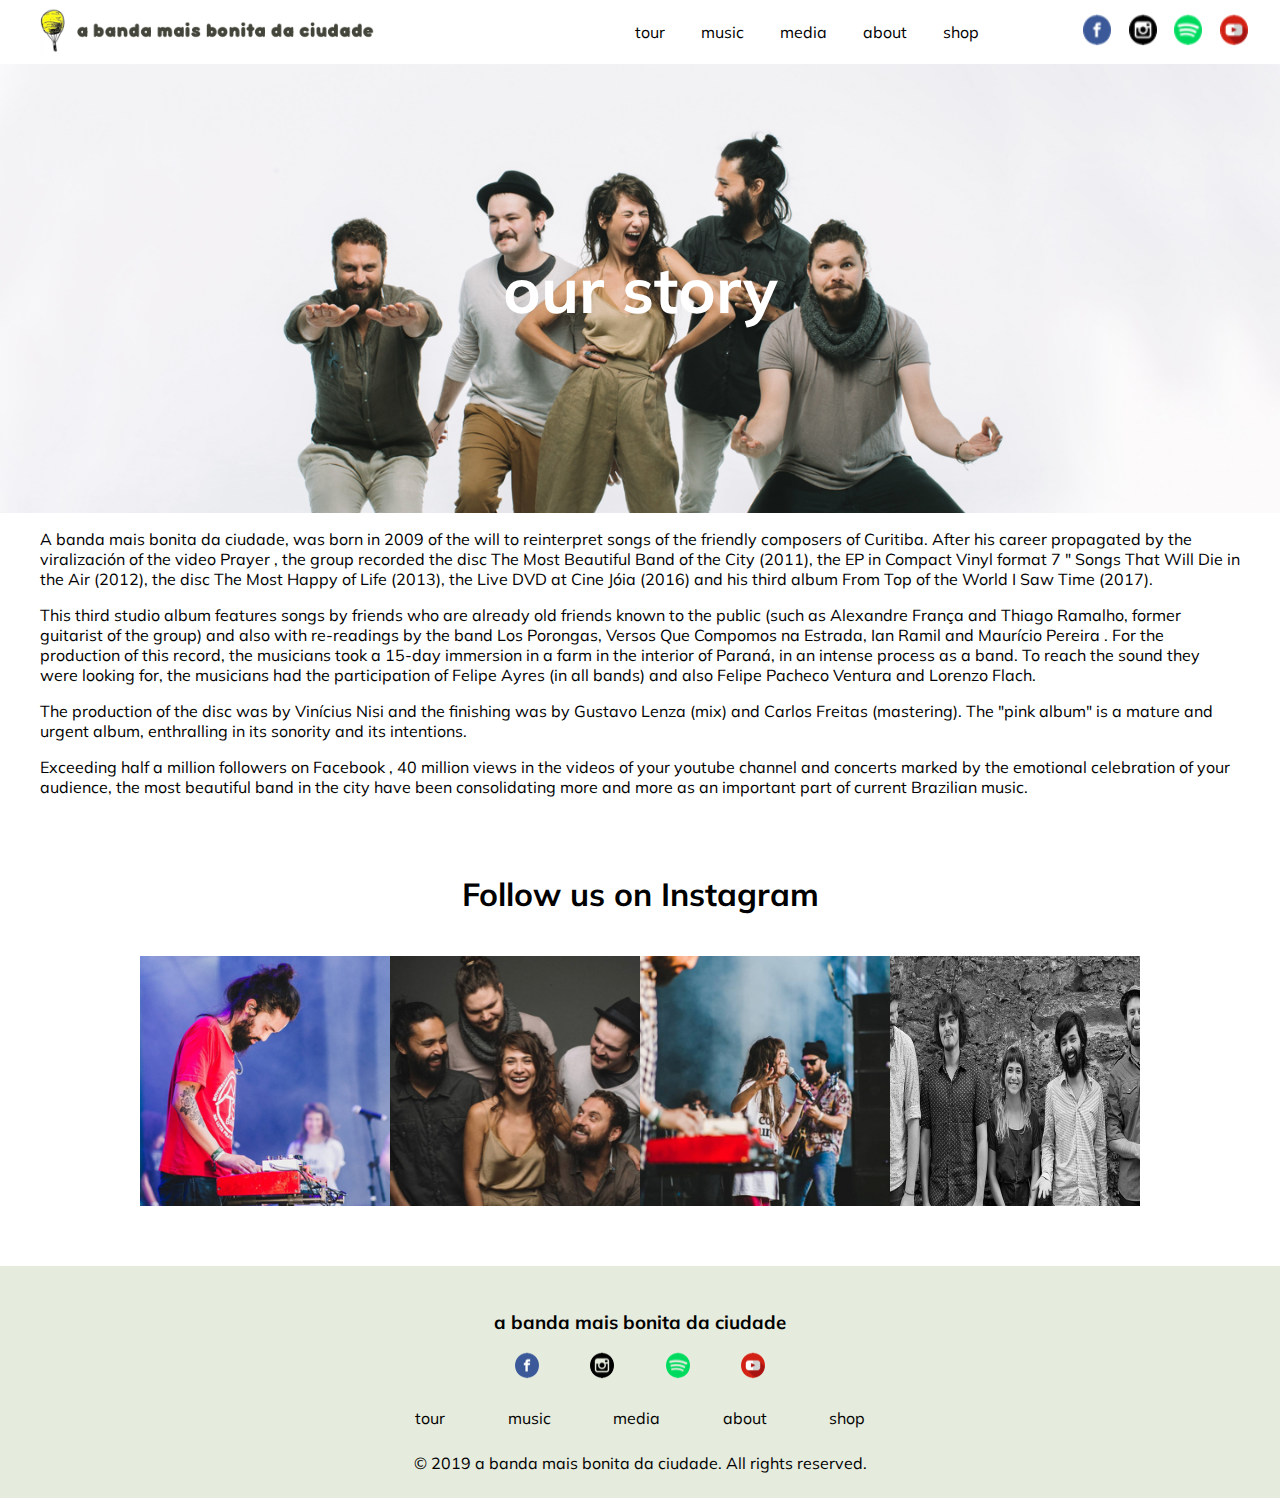
<file: about.html>
<!DOCTYPE html>
<html lang="en">
  <head>
    <meta charset="UTF-8" />
    <link rel="stylesheet" href="css/styles.css" />
    <link rel="stylesheet" href="css/about.css" />
    <meta name="viewport" content="width=device-width, initial-scale=1.0" />
    <meta http-equiv="X-UA-Compatible" content="ie=edge" />
    <title>about</title>
  </head>
  <body>
    <div class="navigation-container">
      <div class="navigation">
        <a href="index.html">
          <img
            class="logo"
            src="images/logo.png"
            alt="logo-banda-mais-bonita-da-ciudade"
          />
        </a>
        <div class="link-container">
          <div class="nav-links">
            <a href="tour.html">tour</a> <a href="music.html">music</a>
            <a href="media.html">media</a> <a href="about.html">about</a>
            <a href="shop.html">shop</a>
          </div>
          <div class="social-links">
            <a href="facebook.png">
              <img src="images/facebook.png" alt="facebook" />
            </a>
            <a href="instagram.png">
              <img src="images/instagram.png" alt="instagram" />
            </a>
            <a href="spotify.png">
              <img src="images/spotify.png" alt="spotify" />
            </a>
            <a href="youtube.png">
              <img src="images/youtube.png" alt="youtube" />
            </a>
          </div>
        </div>
      </div>
    </div>
    <div class="content-container">
      <div class="hero-container"><h1>our story</h1></div>
      <div class="text-container">
        <p>
          A banda mais bonita da ciudade, was born in 2009 of the will to
          reinterpret songs of the friendly composers of Curitiba. After his
          career propagated by the viralización of the video Prayer , the group
          recorded the disc The Most Beautiful Band of the City (2011), the EP
          in Compact Vinyl format 7 " Songs That Will Die in the Air (2012), the
          disc The Most Happy of Life (2013), the Live DVD at Cine Jóia (2016)
          and his third album From Top of the World I Saw Time (2017).
        </p>
        <p>
          This third studio album features songs by friends who are already old
          friends known to the public (such as Alexandre França and Thiago
          Ramalho, former guitarist of the group) and also with re-readings by
          the band Los Porongas, Versos Que Compomos na Estrada, Ian Ramil and
          Maurício Pereira . For the production of this record, the musicians
          took a 15-day immersion in a farm in the interior of Paraná, in an
          intense process as a band. To reach the sound they were looking for,
          the musicians had the participation of Felipe Ayres (in all bands) and
          also Felipe Pacheco Ventura and Lorenzo Flach.
        </p>
        <p>
          The production of the disc was by Vinícius Nisi and the finishing was
          by Gustavo Lenza (mix) and Carlos Freitas (mastering). The "pink
          album" is a mature and urgent album, enthralling in its sonority and
          its intentions.
        </p>
        <p>
          Exceeding half a million followers on Facebook , 40 million views in
          the videos of your youtube channel and concerts marked by the
          emotional celebration of your audience, the most beautiful band in the
          city have been consolidating more and more as an important part of
          current Brazilian music.
        </p>
      </div>
      <div class="gallery-container">
        <h1>Follow us on Instagram</h1>
        <div class="image-container">
          <img src="images/about-1.png" alt="" />
          <img src="images/about-2.png" alt="" />
          <img src="images/about-3.png" alt="" />
          <img src="images/about-4.png" alt="" />
        </div>
      </div>
    </div>
    <footer>
      <div class="footer-content">
        <h3>a banda mais bonita da ciudade</h3>
        <div class="social-links-container">
          <a href="facebook.png">
            <img src="images/facebook.png" alt="facebook" />
          </a>
          <a href="instagram.png">
            <img src="images/instagram.png" alt="instagram" />
          </a>
          <a href="spotify.png">
            <img src="images/spotify.png" alt="spotify" />
          </a>
          <a href="youtube.png">
            <img src="images/youtube.png" alt="youtube" />
          </a>
        </div>
        <div class="links-container">
          <a href="tour.html">tour</a> <a href="music.html">music</a>
          <a href="media.html">media</a> <a href="about.html">about</a>
          <a href="shop.html">shop</a>
        </div>
        <span>© 2019 a banda mais bonita da ciudade. All rights reserved.</span>
      </div>
    </footer>
  </body>
</html>
</file>
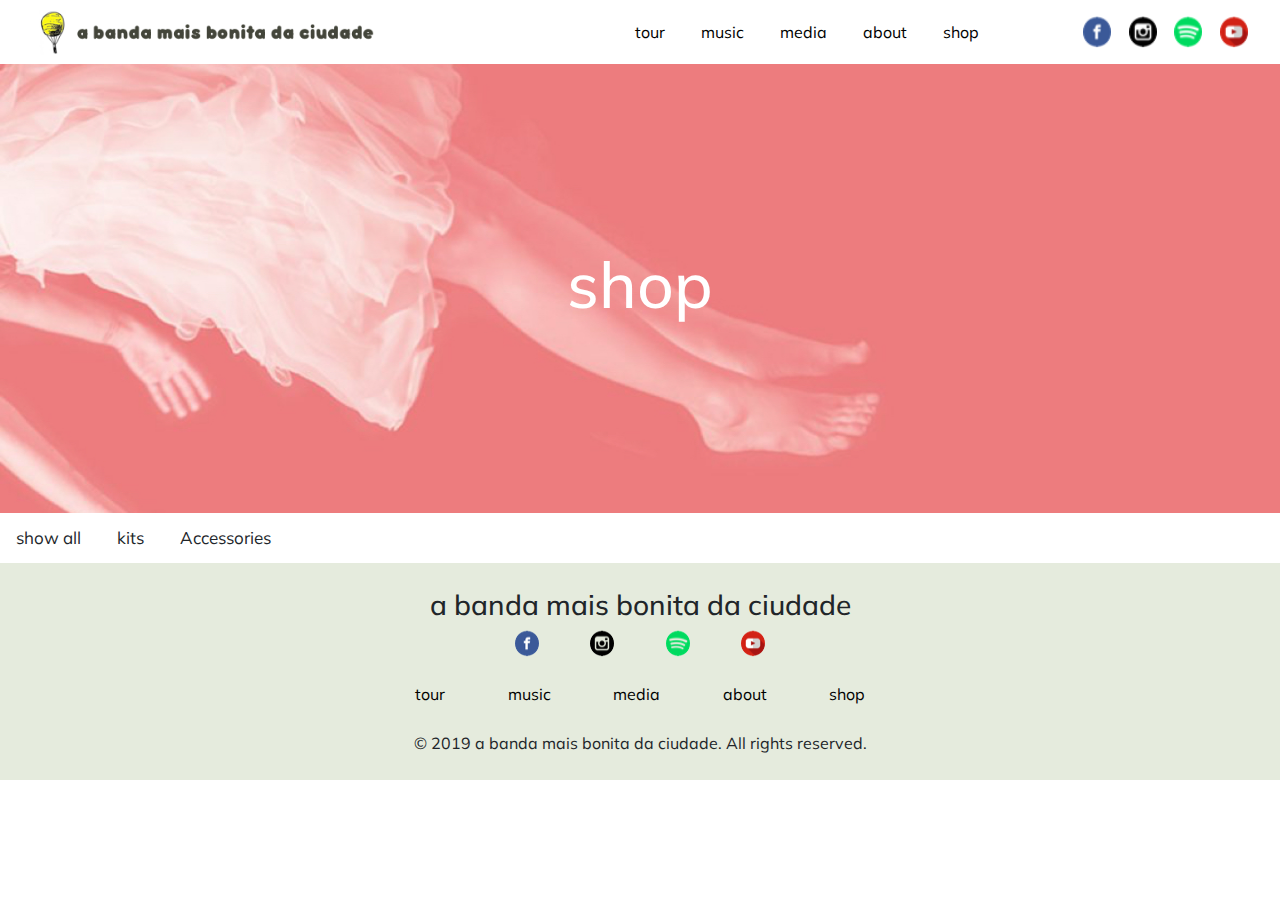
<file: shop.html>
<!DOCTYPE html>
<html lang="en">
  <head>
    <meta charset="UTF-8" />
    <link
      rel="stylesheet"
      href="https://stackpath.bootstrapcdn.com/bootstrap/4.3.1/css/bootstrap.min.css"
      integrity="sha384-ggOyR0iXCbMQv3Xipma34MD+dH/1fQ784/j6cY/iJTQUOhcWr7x9JvoRxT2MZw1T"
      crossorigin="anonymous"
    />
    <link rel="stylesheet" href="css/styles.css" />
    <link rel="stylesheet" href="css/shop.css" />
    <meta name="viewport" content="width=device-width, initial-scale=1.0" />
    <meta http-equiv="X-UA-Compatible" content="ie=edge" />
    <title>shop</title>
  </head>
  <body>
    <div class="navigation-container">
      <div class="navigation">
        <a href="index.html">
          <img
            class="logo"
            src="images/logo.png"
            alt="logo-banda-mais-bonita-da-ciudade"
          />
        </a>
        <div class="link-container">
          <div class="nav-links">
            <a href="tour.html">tour</a> <a href="music.html">music</a>
            <a href="media.html">media</a> <a href="about.html">about</a>
            <a href="shop.html">shop</a>
          </div>
          <div class="social-links">
            <a href="facebook.png">
              <img src="images/facebook.png" alt="facebook" />
            </a>
            <a href="instagram.png">
              <img src="images/instagram.png" alt="instagram" />
            </a>
            <a href="spotify.png">
              <img src="images/spotify.png" alt="spotify" />
            </a>
            <a href="youtube.png">
              <img src="images/youtube.png" alt="youtube" />
            </a>
          </div>
        </div>
      </div>
    </div>
    <div class="content-container">
      <div class="hero-container"><h1>shop</h1></div>
      <div class="text-container"></div>
    </div>
  </body>
  <div id="myBtnContainer" class="buttons">
    <button class="btn filteractive" onclick="filterSelection('all')">
      show all
    </button>
    <button class="btn" onclick="filterSelection('Bottomwear')">kits</button>
    <button class="btn" onclick="filterSelection('Accessories')">
      Accessories
    </button>
  </div>
  <footer>
    <div class="footer-content">
      <h3>a banda mais bonita da ciudade</h3>
      <div class="social-links-container">
        <a href="facebook.png">
          <img src="images/facebook.png" alt="facebook" />
        </a>
        <a href="instagram.png">
          <img src="images/instagram.png" alt="instagram" />
        </a>
        <a href="spotify.png">
          <img src="images/spotify.png" alt="spotify" />
        </a>
        <a href="youtube.png">
          <img src="images/youtube.png" alt="youtube" />
        </a>
      </div>
      <div class="links-container">
        <a href="tour.html">tour</a> <a href="music.html">music</a>
        <a href="media.html">media</a> <a href="about.html">about</a>
        <a href="shop.html">shop</a>
      </div>
      <span>© 2019 a banda mais bonita da ciudade. All rights reserved.</span>
    </div>
  </footer>
</html>
</file>
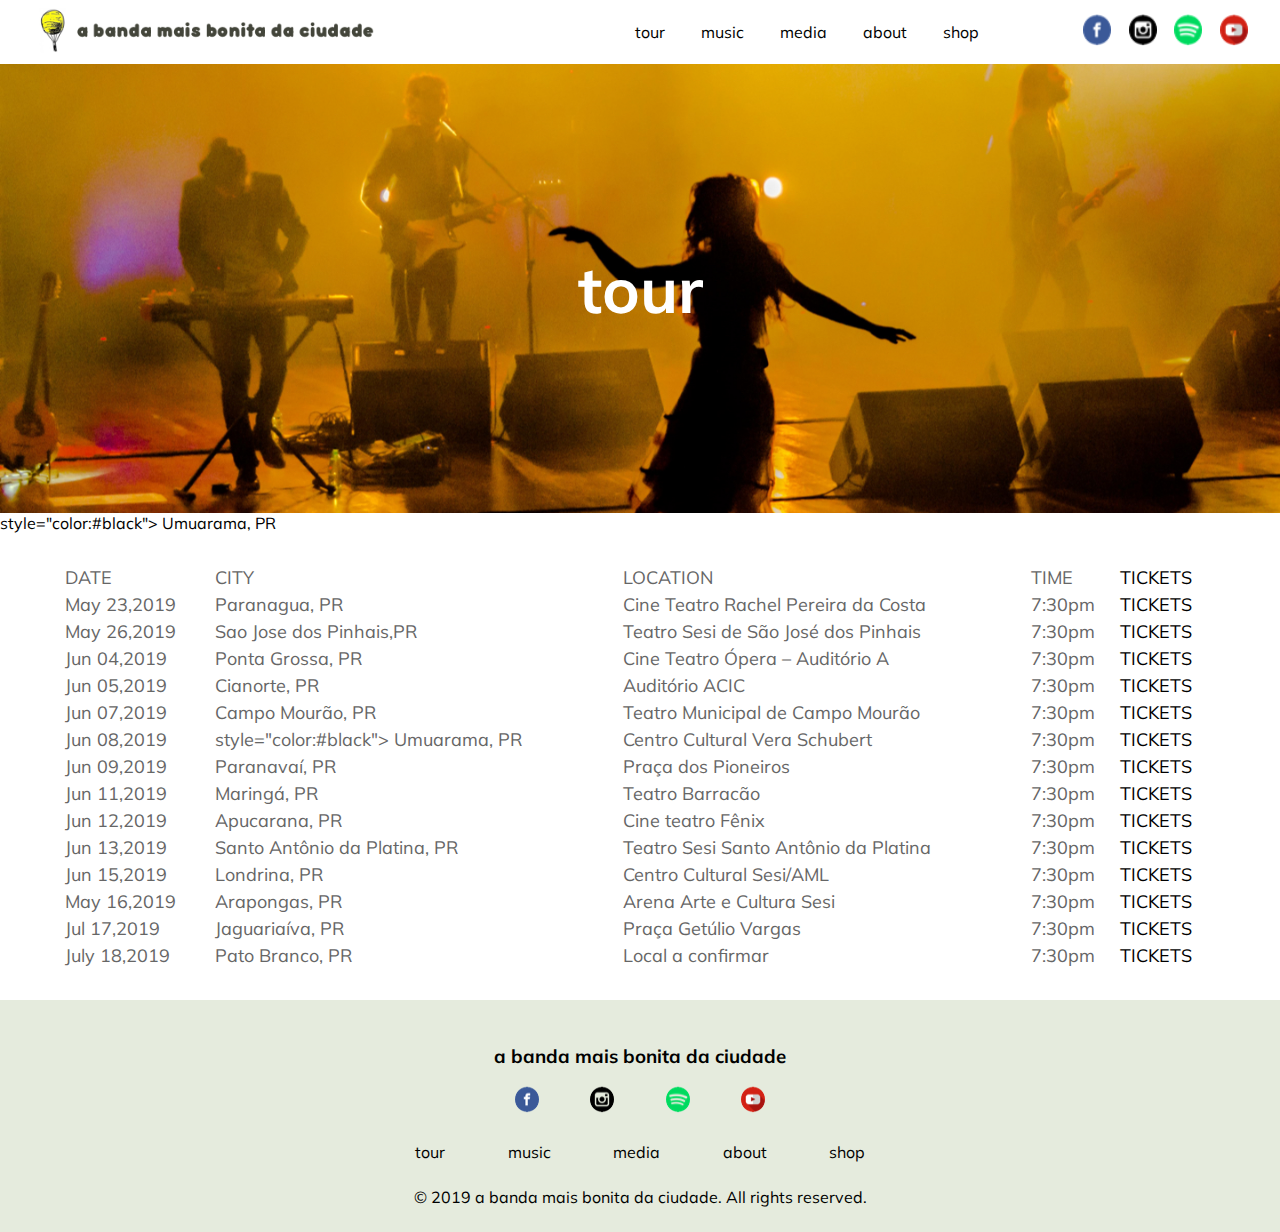
<file: tour.html>
<!DOCTYPE html>
<html lang="en">
  <head>
    <meta charset="UTF-8" />
    <link rel="stylesheet" href="css/styles.css" />
    <link rel="stylesheet" href="css/tour.css" />
    <meta name="viewport" content="width=device-width, initial-scale=1.0" />
    <meta http-equiv="X-UA-Compatible" content="ie=edge" />
    <title>tour</title>
  </head>
  <style>
  body {
    background-color: white;
  }
  table {
    font-family: arial, helvetica, sans-serif;
    width: 100%;
    color: #666666;
    font-size: 18px;
    margin: auto;
    width: 95%;
    padding: 30px;
  }
</style>
  <body>
    <div class="navigation-container">
      <div class="navigation">
        <a href="index.html">
          <img
            class="logo"
            src="images/logo.png"
            alt="logo-banda-mais-bonita-da-ciudade"
          />
        </a>
        <div class="link-container">
          <div class="nav-links">
            <a href="tour.html">tour</a> <a href="music.html">music</a>
            <a href="media.html">media</a> <a href="about.html">about</a>
            <a href="shop.html">shop</a>
          </div>
          <div class="social-links">
            <a href="facebook.png">
              <img src="images/facebook.png" alt="facebook" />
            </a>
            <a href="instagram.png">
              <img src="images/instagram.png" alt="instagram" />
            </a>
            <a href="spotify.png">
              <img src="images/spotify.png" alt="spotify" />
            </a>
            <a href="youtube.png">
              <img src="images/youtube.png" alt="youtube" />
            </a>
          </div>
        </div>
      </div>
    </div>
    <div class="content-container">
      <div class="hero-container"><h1>tour</h1></div>
      <div class="text-container">
      </div>
      <!--Tour Dates-->


  <table>
    <tr>
      <td>DATE</td>
      <td>CITY</td>
      <td>LOCATION</td>
      <td> TIME</td>
      </td>
      <td><a href="http://bandamaisbonita.com.br/event/paranaguapr/" target="_blank">TICKETS</td>
    </tr>
    <tr>
      <td>May 23,2019</td>
      <td style="color:#black">Paranagua, PR</td>
      <td>Cine Teatro Rachel Pereira da Costa</td>
      <td> 7:30pm</td>
      </td>
      <td><a href="http://bandamaisbonita.com.br/event/paranaguapr/" target="_blank">TICKETS</td>
    </tr>
    <tr>
      <td>May 26,2019</td>
      <td style="color:#black">Sao Jose dos Pinhais,PR</td>
      <td>Teatro Sesi de São José dos Pinhais</td>
      <td>7:30pm</td>
      <td><a href="http://bandamaisbonita.com.br/event/sao-jose-dos-pinhaispr/" target="_blank">TICKETS</td>
    </tr>
    <tr>
      <td>Jun 04,2019</td>
      <td style="color:#black">Ponta Grossa, PR</td>
      <td>Cine Teatro Ópera – Auditório A</td>
      <td> 7:30pm</td>
      <td><a href="http://bandamaisbonita.com.br/event/ponta-grossapr-2/" target="_blank">TICKETS</td>
    </tr>
    <tr>
      <td>Jun 05,2019</td>
      <td style="color:#black">Cianorte, PR</td>
      <td>Auditório ACIC </td>
      <td>  7:30pm</td>
      <td><a href="http://bandamaisbonita.com.br/event/cianortepr/" target="_blank">TICKETS</td>
    </tr>
    <tr>
      <td>Jun 07,2019</td>
      <td style="color:#black">Campo Mourão, PR</td>
      <td>Teatro Municipal de Campo Mourão</td>
      <td> 7:30pm</td>
      <td><a href="http://bandamaisbonita.com.br/event/campo-mouraopr/" target="_blank">TICKETS</td>
    </tr>
    <tr>
      <td>Jun 08,2019</td>
      <td> style="color:#black"> Umuarama, PR</td>

      </td>
      </td> style="color:#black"> Umuarama, PR</td>
      <td>Centro Cultural Vera Schubert</td>

      <td> 7:30pm</td>
      <td><a href="http://bandamaisbonita.com.br/event/umuaramapr/" target="_blank">TICKETS</td>
    </tr>
    <tr>
      <td>Jun 09,2019</td>
      <td style="color:#black"> Paranavaí, PR</td>
      <td>Praça dos Pioneiros</td>

      <td> 7:30pm</td>
      <td><a href="http://bandamaisbonita.com.br/event/paranavaipr/" target="_blank">TICKETS</td>
    </tr>
    <tr>
      <td>Jun 11,2019</td>
      <td style="color:#black">Maringá, PR</td>
      <td>Teatro Barracão</td>

      <td>7:30pm</td>
      <td><a href="http://bandamaisbonita.com.br/event/maringapr-2/" target="_blank">TICKETS</td>
    </tr>
    <tr>
      <td>Jun 12,2019</td>
      <td style="color:#black"> Apucarana, PR</td>
      <td>Cine teatro Fênix</td>

      <td> 7:30pm</td>
      <td><a href="http://bandamaisbonita.com.br/event/apucaranapr/" target="_blank">TICKETS</td>
    </tr>
    <tr>
      <td>Jun 13,2019</td>
      <td style="color:#black">Santo Antônio da Platina, PR</td>
      <td>Teatro Sesi Santo Antônio da Platina</td>

      <td> 7:30pm</td>
      <td><a href="http://bandamaisbonita.com.br/event/santo-antonio-da-platinapr/" target="_blank">TICKETS</td>
    </tr>
    <tr>
      <td>Jun 15,2019</td>
      <td style="color:#black">Londrina, PR</td>
      <td>Centro Cultural Sesi/AML</td>

      <td> 7:30pm</td>
      <td><a href="http://bandamaisbonita.com.br/event/londrinapr-2/" target="_blank">TICKETS</td>
    </tr>
    <tr>
      <td>May 16,2019</td>
      <td style="color:#black">Arapongas, PR</td>
      <td>Arena Arte e Cultura Sesi</td>

      <td>7:30pm</td>
      <td><a href="http://bandamaisbonita.com.br/event/arapongaspr-2/" target="_blank">TICKETS</td>
    </tr>
    <tr>
      <td>Jul 17,2019</td>
      <td style="color:#black">Jaguariaíva, PR</td>
      <td>Praça Getúlio Vargas</td>

      <td> 7:30pm</td>
      <td><a href="http://bandamaisbonita.com.br/event/jaguariaivapr/" target="_blank">TICKETS</td>
    </tr>
    <tr>
      <td>July 18,2019</td>
      <td style="color:#black">Pato Branco, PR</td>
      <td>Local a confirmar</td>

      <td>7:30pm</td>
      <td><a href="http://bandamaisbonita.com.br/event/pato-brancopr/" target="_blank">TICKETS</td>
    </tr>

  </table>


  <script>
    /* Open */
    function openNav() {
      document.getElementById("myNav").style.height = "100%";
    }
    /* Close */
    function closeNav() {
      document.getElementById("myNav").style.height = "0%";
    }
  </script>
  <footer>
    <div class="footer-content">
      <h3>a banda mais bonita da ciudade</h3>
      <div class="social-links-container">
        <a href="facebook.png">
          <img src="images/facebook.png" alt="facebook" />
        </a>
        <a href="instagram.png">
          <img src="images/instagram.png" alt="instagram" />
        </a>
        <a href="spotify.png">
          <img src="images/spotify.png" alt="spotify" />
        </a>
        <a href="youtube.png">
          <img src="images/youtube.png" alt="youtube" />
        </a>
      </div>
      <div class="links-container">
        <a href="tour.html">tour</a> <a href="music.html">music</a>
        <a href="media.html">media</a> <a href="about.html">about</a>
        <a href="shop.html">shop</a>
      </div>
      <span>© 2019 a banda mais bonita da ciudade. All rights reserved.</span>
    </div>
  </footer>

</body>

</html>
</file>
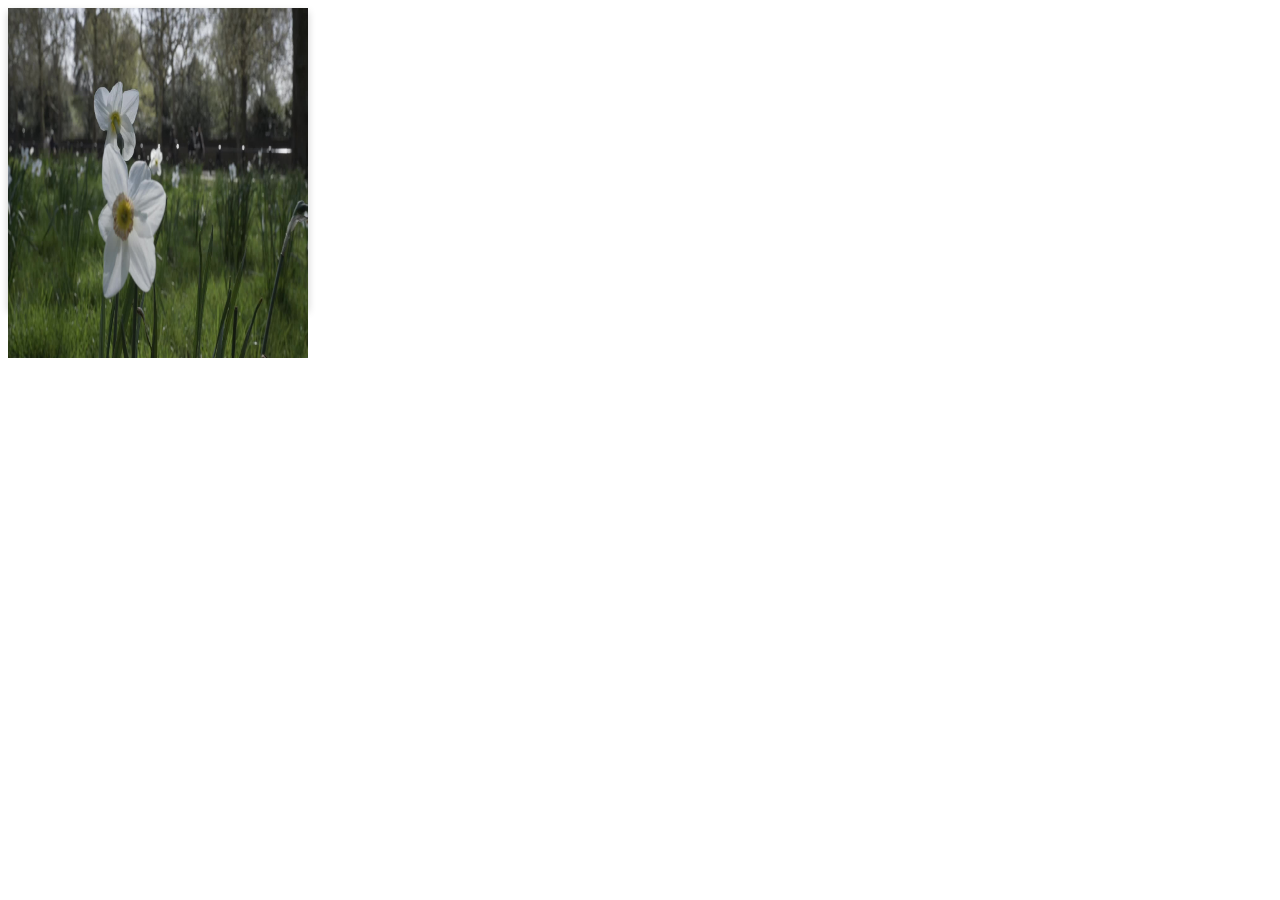
<file: class directory/flip-card.html>
<!DOCTYPE html>
<html>
  <head>
    <meta name="viewport" content="width=device-width, initial-scale=1" />
    <style>
      body {
        font-family: Arial, Helvetica, sans-serif;
      }

      .flip-card {
        background-color: transparent;
        width: 300px;
        height: 300px;
        perspective: 1000px;
      }

      .flip-card-inner {
        position: relative;
        width: 100%;
        height: 100%;
        text-align: center;
        transition: transform 0.6s;
        transform-style: preserve-3d;
        box-shadow: 0 4px 8px 0 rgba(0, 0, 0, 0.2);
      }

      .flip-card:hover .flip-card-inner {
        transform: rotateY(180deg);
      }

      .flip-card-front,
      .flip-card-back {
        position: absolute;
        width: 100%;
        height: 100%;
        backface-visibility: hidden;
      }

      .flip-card-front {
        background-color: #bbb;
        color: black;
        z-index: 2;
      }

      .flip-card-back {
        background-color: #2980b9;
        color: white;
        transform: rotateY(180deg);
        z-index: 1;
      }
    </style>
  </head>
  <body>
    <div class="flip-card">
      <div class="flip-card-inner">
        <div class="flip-card-front">
          <img
            src="./assets/images/dancingflowers.jpg"
            alt="Avatar"
            style="width:300px;height:350px;"
          />
        </div>
        <div class="flip-card-back">
          <h1>banda mais bonita da ciudade</h1>
          <p>oracion</p>
          <p>best song 2019</p>
        </div>
      </div>
    </div>
  </body>
</html>
</file>
<file: css/styles.css>
@import url("https://fonts.googleapis.com/css?family=Muli");

* {
  -webkit-box-sizing: border-box;
  box-sizing: border-box;
  font-family: "Muli", sans-serif;
}

html,
body {
  margin: 0;
  padding: 0;
}
body {
  max-width: 1600px;
}

a {
  color: black;
  text-decoration: none;
  transition: color 0.2s;
}

a:hover {
  color: pink;
}

.navigation-container {
  width: 100vw;
}

.navigation-container .navigation {
  width: 100%;
  max-width: 1440px;
  height: 64px;
  padding: 0 32px;
  display: flex;
  justify-content: space-between;
  align-items: center;
}

.navigation-container .navigation .logo {
  height: 55px;
  width: auto;
}

.navigation-container .navigation .link-container {
  display: flex;
  justify-content: space-between;
  align-items: center;
}

.navigation-container .navigation .link-container .nav-links {
  margin-right: 72px;
}

.navigation-container .navigation .link-container .nav-links a {
  margin-right: 32px;
}

.navigation-container .navigation .link-container .social-links {
  width: 165px;
  display: flex;
  justify-content: space-between;
}

.navigation-container .navigation .link-container .social-links img {
  height: 32px;
}

.content-container {
  width: 100%;
}

footer {
  width: 100vw;
  background-color: #e5ebdd;
  padding: 25px 0;
}

footer .footer-content {
  width: 600px;
  margin: 0 auto;
  display: flex;
  flex-direction: column;
  align-items: center;
}

footer .footer-content h2 {
  text-align: center;
}

footer .footer-content .social-links-container {
  width: 250px;
  display: flex;
  align-items: center;
  justify-content: space-between;
}

footer .footer-content .links-container {
  width: 450px;
  display: flex;
  align-items: center;
  justify-content: space-between;
  margin: 25px 0;
}
</file>
<file: css/about.css>
.hero-container {
  background: url(../images/about-1-1.png) no-repeat center center;
  background-size: cover;
  height: 449px;
  display: flex;
  justify-content: center;
  align-items: center;
}

.hero-container h1 {
  color: white;
  font-size: 64px;
}

.content-container .text-container {
  padding: 0 40px;
}

.gallery-container {
  padding: 40px;
}

.gallery-container h1 {
  text-align: center;
}

.gallery-container .image-container {
  padding: 20px 100px;
  display: flex;
  justify-content: space-between;
}

.gallery-container .image-container img {
  height: 250px;
  width: 250px;
}
</file>
<file: css/shop.css>
.hero-container {
  background: url(../images/shop.jpg) no-repeat center center;
  background-size: cover;
  height: 449px;
  display: flex;
  justify-content: center;
  align-items: center;
}

.hero-container h1 {
  color: white;
  font-size: 64px;
}

.content-container .text-container {
  padding: 0 40px;
}

.gallery-container {
  padding: 50px;
}

.gallery-container h1 {
  text-align: center;
}

.gallery-container .image-container {
  padding: 20px 70px;
  display: flex;
  justify-content: space-between;
}

.gallery-container .image-container img {
  height: 250px;
  width: 250px;
}

.filterDiv {
  border: 1px #000000 solid;
  float: left;
  color: #ffffff;
  width: 310px;
  line-height: 10px;
  text-align: center;
  margin: 0px;
  display: none;
}
.show {
  display: block;
}
.container {
  margin-top: 0px;
  overflow: hidden;
}
/* Style the buttons */
.btn {
  border: none;
  font-size: 17px;
  outline: none;
  padding: 12px 16px;
  background-color: white;
  cursor: pointer;
  border-radius: 0 !important;
}
.btn:hover {
  background-color: #ddd;
}
.btn.active {
  background-color: #666;
  color: white;
}
.container-fluid div {
  border: 1px #000000 solid;
  background-color: white;
}
.container-fluid-1 div {
  padding: 0px;
}
</file>
<file: css/tour.css>
.hero-container {
  background: url(../images/tour-1.jpg) no-repeat center center;
  background-size: cover;
  height: 449px;
  display: flex;
  justify-content: center;
  align-items: center;
}

.hero-container h1 {
  color: white;
  font-size: 64px;
}

.content-container .text-container {
  padding: 0 40px;
}
</file>
